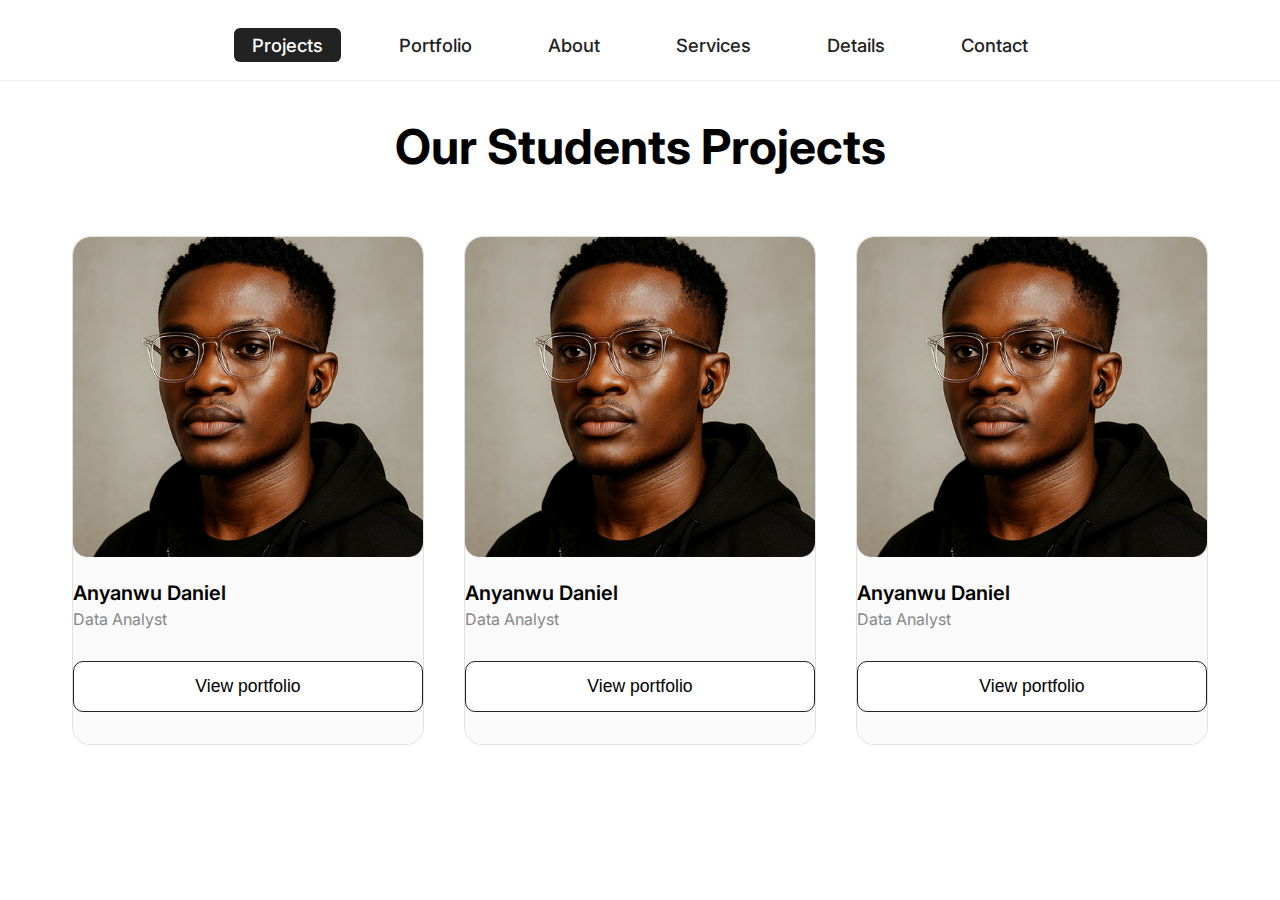
<file: index.html>
<!DOCTYPE html>
<html lang="en">
  <head>
    <meta charset="UTF-8" />
    <meta name="viewport" content="width=device-width, initial-scale=1.0" />
    <title>Our Students Projects</title>
    <link rel="stylesheet" href="index.css" />
    <link
      href="https://fonts.googleapis.com/css2?family=Inter:wght@400;700&display=swap"
      rel="stylesheet"
    />
  </head>
  <body>
    <nav class="main-nav">
      <a href="index.html" class="nav-link active">Projects</a>
      <a href="portfolio.html" class="nav-link">Portfolio</a>
      <a href="about.html" class="nav-link">About</a>
      <a href="services.html" class="nav-link">Services</a>
      <a href="projects.html" class="nav-link">Details</a>
      <a href="contact.html" class="nav-link">Contact</a>
    </nav>
    <h1 class="main-title">Our Students Projects</h1>
    <div class="card-grid">
      <div class="student-card">
        <img src="images/picture.png" alt="Student Photo" class="student-img" />
        <div class="student-info">
          <div class="student-name">Anyanwu Daniel</div>
          <div class="student-role">Data Analyst</div>
          <button class="portfolio-btn">View portfolio</button>
        </div>
      </div>
      <div class="student-card">
        <img src="images/picture.png" alt="Student Photo" class="student-img" />
        <div class="student-info">
          <div class="student-name">Anyanwu Daniel</div>
          <div class="student-role">Data Analyst</div>
          <button class="portfolio-btn">View portfolio</button>
        </div>
      </div>
      <div class="student-card">
        <img src="images/picture.png" alt="Student Photo" class="student-img" />
        <div class="student-info">
          <div class="student-name">Anyanwu Daniel</div>
          <div class="student-role">Data Analyst</div>
          <button class="portfolio-btn">View portfolio</button>
        </div>
      </div>
    </div>
  </body>
</html>
</file>
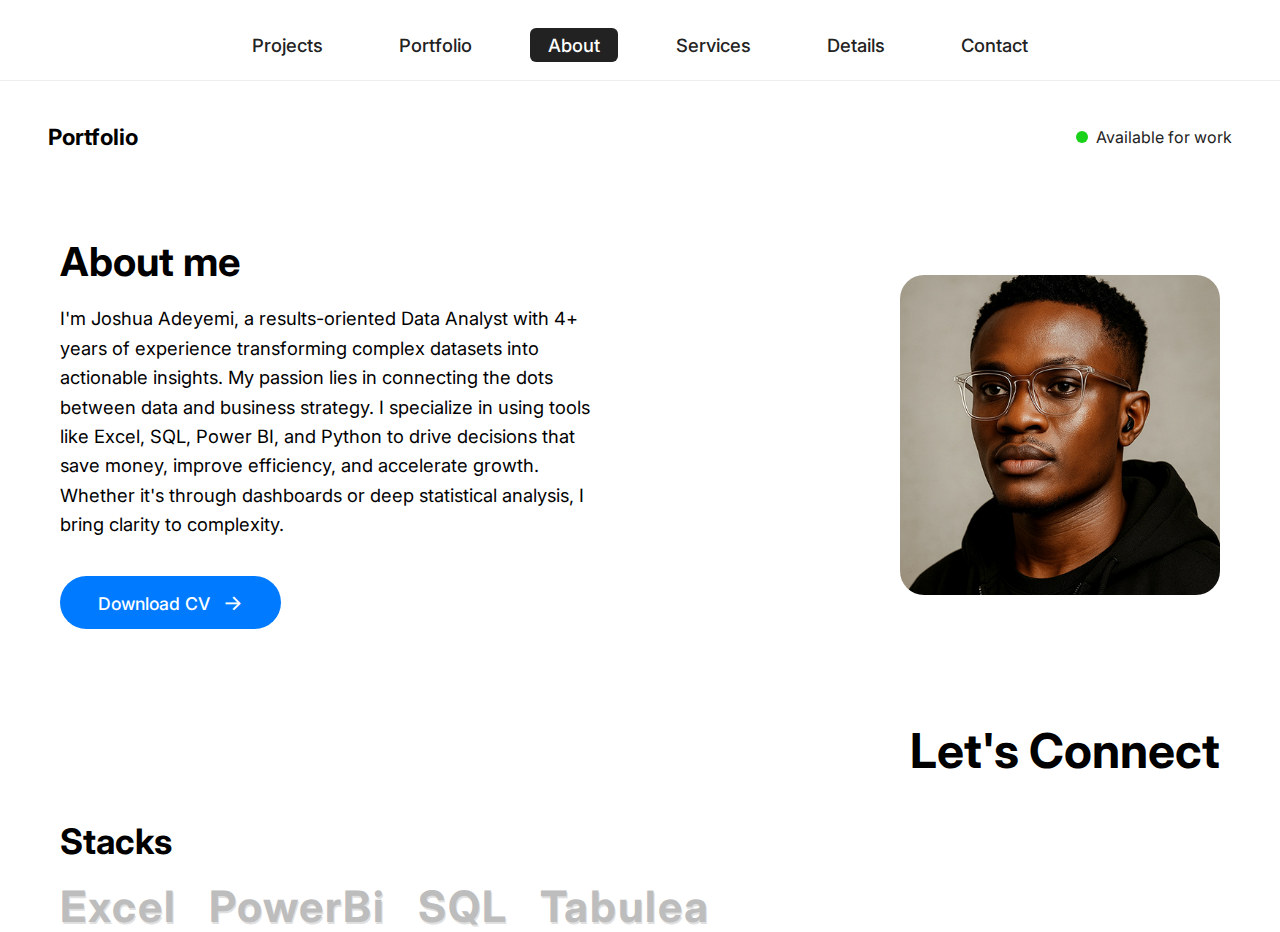
<file: about.html>
<!DOCTYPE html>
<html lang="en">
  <head>
    <meta charset="UTF-8" />
    <meta name="viewport" content="width=device-width, initial-scale=1.0" />
    <title>About Me - Joshua Adeyemi</title>
    <link rel="stylesheet" href="about.css" />
    <link
      href="https://fonts.googleapis.com/css2?family=Inter:wght@400;700&display=swap"
      rel="stylesheet"
    />
  </head>
  <body>
    <nav class="main-nav">
      <a href="index.html" class="nav-link">Projects</a>
      <a href="portfolio.html" class="nav-link">Portfolio</a>
      <a href="about.html" class="nav-link active">About</a>
      <a href="services.html" class="nav-link">Services</a>
      <a href="projects.html" class="nav-link">Details</a>
      <a href="contact.html" class="nav-link">Contact</a>
    </nav>
    <header class="about-header">
      <div class="logo">Portfolio</div>
      <div class="status"><span class="dot"></span> Available for work</div>
    </header>
    <main class="about-main">
      <section class="about-section">
        <div class="about-text">
          <h1>About me</h1>
          <p>
            I'm Joshua Adeyemi, a results-oriented Data Analyst with 4+ years of
            experience transforming complex datasets into actionable insights.
            My passion lies in connecting the dots between data and business
            strategy. I specialize in using tools like Excel, SQL, Power BI, and
            Python to drive decisions that save money, improve efficiency, and
            accelerate growth. Whether it's through dashboards or deep
            statistical analysis, I bring clarity to complexity.
          </p>
          <a href="#" class="download-cv-btn"
            >Download CV <span class="arrow">→</span></a
          >
        </div>
        <img src="images/picture.png" alt="Profile Photo" class="about-img" />
      </section>
      <section class="connect-section">
        <h1>Let's Connect</h1>
      </section>
      <section class="stacks-section">
        <h2>Stacks</h2>
        <div class="stacks-list">
          <span class="stack">Excel</span>
          <span class="stack">PowerBi</span>
          <span class="stack">SQL</span>
          <span class="stack">Tabulea</span>
        </div>
      </section>
    </main>
  </body>
</html>
</file>
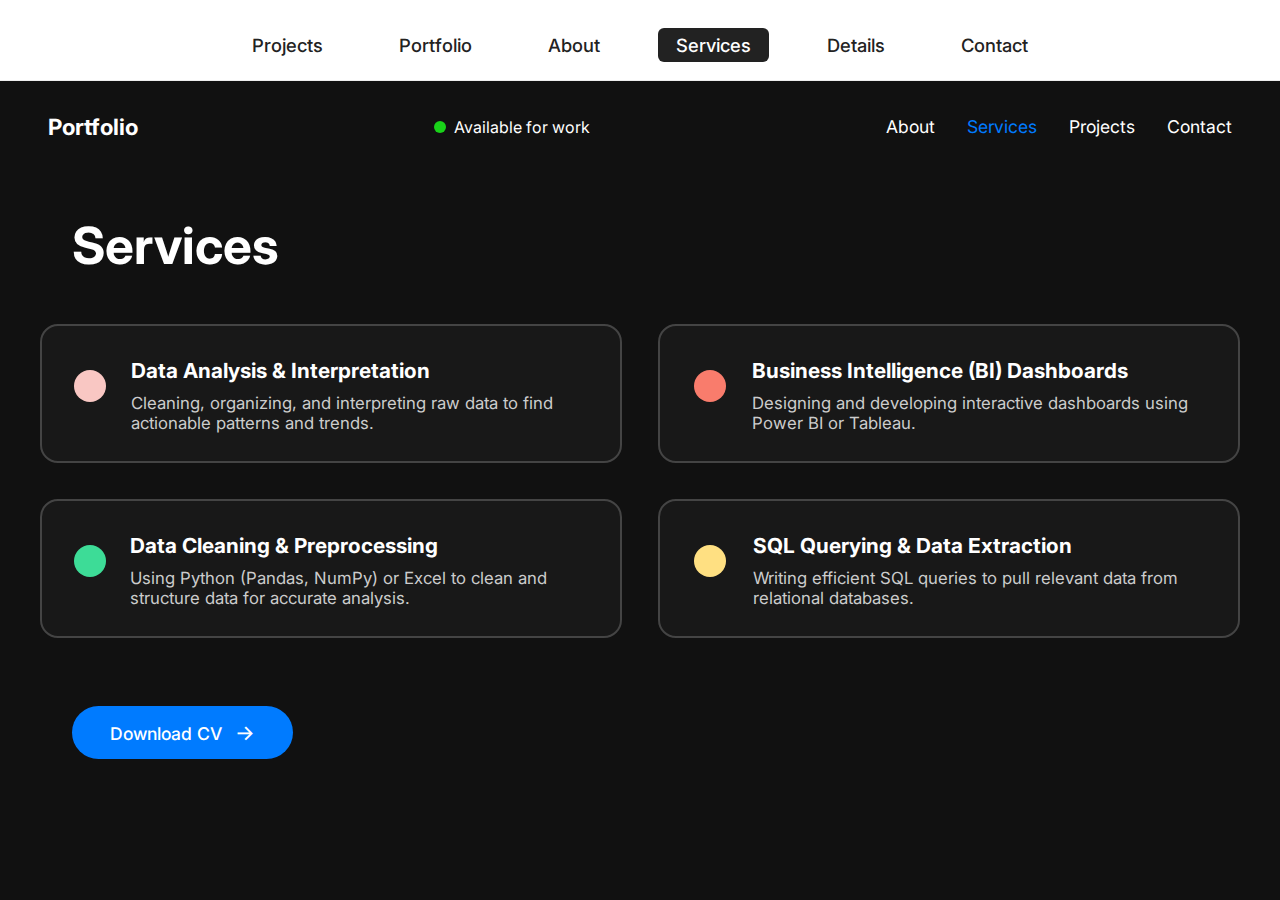
<file: services.html>
<!DOCTYPE html>
<html lang="en">
  <head>
    <meta charset="UTF-8" />
    <meta name="viewport" content="width=device-width, initial-scale=1.0" />
    <title>Services</title>
    <link rel="stylesheet" href="services.css" />
    <link
      href="https://fonts.googleapis.com/css2?family=Inter:wght@400;700&display=swap"
      rel="stylesheet"
    />
  </head>
  <body>
    <nav class="main-nav">
      <a href="index.html" class="nav-link">Projects</a>
      <a href="portfolio.html" class="nav-link">Portfolio</a>
      <a href="about.html" class="nav-link">About</a>
      <a href="services.html" class="nav-link active">Services</a>
      <a href="projects.html" class="nav-link">Details</a>
      <a href="contact.html" class="nav-link">Contact</a>
    </nav>
    <header class="services-header">
      <div class="logo">Portfolio</div>
      <div class="status"><span class="dot"></span> Available for work</div>
      <nav class="nav-links">
        <a href="about.html">About</a>
        <a href="services.html" class="active">Services</a>
        <a href="index.html">Projects</a>
        <a href="contact.html">Contact</a>
      </nav>
    </header>
    <main class="services-main">
      <h1 class="services-title">Services</h1>
      <div class="services-grid">
        <div class="service-card">
          <div class="service-icon pink">
            <svg width="32" height="32">
              <circle cx="16" cy="16" r="16" fill="#F9C7C3" />
            </svg>
          </div>
          <div class="service-content">
            <h2>Data Analysis & Interpretation</h2>
            <p>
              Cleaning, organizing, and interpreting raw data to find actionable
              patterns and trends.
            </p>
          </div>
        </div>
        <div class="service-card">
          <div class="service-icon red">
            <svg width="32" height="32">
              <circle cx="16" cy="16" r="16" fill="#F97C6C" />
            </svg>
          </div>
          <div class="service-content">
            <h2>Business Intelligence (BI) Dashboards</h2>
            <p>
              Designing and developing interactive dashboards using Power BI or
              Tableau.
            </p>
          </div>
        </div>
        <div class="service-card">
          <div class="service-icon green">
            <svg width="32" height="32">
              <circle cx="16" cy="16" r="16" fill="#3DDC97" />
            </svg>
          </div>
          <div class="service-content">
            <h2>Data Cleaning & Preprocessing</h2>
            <p>
              Using Python (Pandas, NumPy) or Excel to clean and structure data
              for accurate analysis.
            </p>
          </div>
        </div>
        <div class="service-card">
          <div class="service-icon yellow">
            <svg width="32" height="32">
              <circle cx="16" cy="16" r="16" fill="#FFE082" />
            </svg>
          </div>
          <div class="service-content">
            <h2>SQL Querying & Data Extraction</h2>
            <p>
              Writing efficient SQL queries to pull relevant data from
              relational databases.
            </p>
          </div>
        </div>
      </div>
      <a href="#" class="download-cv-btn"
        >Download CV <span class="arrow">→</span></a
      >
    </main>
  </body>
</html>
</file>
<file: index.css>
body {
  font-family: 'Inter', Arial, sans-serif;
  background: #fff;
  margin: 0;
  padding: 0;
}

.main-title {
  text-align: center;
  font-size: 3rem;
  font-weight: 700;
  margin-top: 36px;
  margin-bottom: 60px;
}

.card-grid {
  display: flex;
  justify-content: center;
  gap: 40px;
  margin-bottom: 60px;
  margin: 0 1rem;
}

.student-card {
  background: #fafafa;
  border: 1.5px solid #e0e0e0;
  border-radius: 18px;
  width: 350px;
  box-shadow: none;
  display: flex;
  flex-direction: column;
  align-items: center;
  overflow: hidden;
}

.student-img {
  width: 100%;
  height: 320px;
  object-fit: cover;
  border-top-left-radius: 18px;
  border-top-right-radius: 18px;
}

.student-info {
  width: 100%;
  padding: 24px 24px 32px 24px;
  display: flex;
  flex-direction: column;
  align-items: flex-start;
  background: #fafafa;
  border-bottom-left-radius: 18px;
  border-bottom-right-radius: 18px;
}

.student-name {
  font-size: 1.25rem;
  font-weight: 600;
  margin-bottom: 4px;
}

.student-role {
  font-size: 1rem;
  color: #888;
  margin-bottom: 32px;
}

.portfolio-btn {
  width: 100%;
  padding: 14px 0;
  font-size: 1.1rem;
  border: 1.5px solid #222;
  border-radius: 10px;
  background: #fff;
  cursor: pointer;
  transition: background 0.2s, color 0.2s;
}

.portfolio-btn:hover {
  background: #222;
  color: #fff;
}

.main-nav {
  width: 100%;
  display: flex;
  justify-content: center;
  gap: 40px;
  background: #fff;
  padding: 28px 0 18px 0;
  border-bottom: 1px solid #eee;
  position: sticky;
  top: 0;
  z-index: 10;
}

.nav-link {
  font-size: 1.15rem;
  color: #222;
  text-decoration: none;
  font-weight: 500;
  padding: 6px 18px;
  border-radius: 6px;
  transition: background 0.18s, color 0.18s;
}

.nav-link:hover,
.nav-link.active {
  background: #222;
  color: #fff;
}
</file>
<file: about.css>
body {
  font-family: 'Inter', Arial, sans-serif;
  background: #fff;
  margin: 0;
  padding: 0;
}

.about-header {
  display: flex;
  align-items: center;
  justify-content: space-between;
  padding: 32px 48px 0 48px;
  font-size: 1.1rem;
  margin-top: 10px;
}

.logo {
  font-weight: 700;
  font-size: 1.4rem;
}

.status {
  display: flex;
  align-items: center;
  font-size: 1rem;
  color: #222;
}

.dot {
  height: 12px;
  width: 12px;
  background: #19d219;
  border-radius: 50%;
  display: inline-block;
  margin-right: 8px;
}

.nav-links {
  display: flex;
  gap: 32px;
}

.nav-links a {
  text-decoration: none;
  color: #222;
  font-weight: 400;
  transition: color 0.2s;
}

.nav-links a:hover {
  color: #007bff;
}

.about-main {
  padding: 0 60px;
}

.about-section {
  display: flex;
  align-items: center;
  justify-content: space-between;
  margin-top: 60px;
  margin-bottom: 60px;
}

.about-text {
  max-width: 540px;
}

.about-text h1 {
  font-size: 2.5rem;
  font-weight: 700;
  margin-bottom: 18px;
}

.about-text p {
  font-size: 1.15rem;
  margin-bottom: 28px;
  line-height: 1.6;
}

.download-cv-btn {
  display: inline-block;
  background: #007bff;
  color: #fff;
  font-size: 1.1rem;
  font-weight: 500;
  padding: 14px 38px;
  border-radius: 30px;
  text-decoration: none;
  margin-bottom: 32px;
  margin-top: 8px;
  transition: background 0.2s;
}

.download-cv-btn:hover {
  background: #0056b3;
}

.arrow {
  font-size: 1.3rem;
  margin-left: 8px;
}

.about-img {
  width: 320px;
  height: 320px;
  object-fit: cover;
  border-radius: 24px;
  margin-left: 60px;
}

.connect-section {
  text-align: right;
  margin-bottom: 40px;
}

.connect-section h1 {
  font-size: 3rem;
  font-weight: 700;
  margin: 0;
}

.stacks-section {
  margin-top: 40px;
}

.stacks-section h2 {
  font-size: 2.2rem;
  font-weight: 700;
  margin-bottom: 18px;
}

.stacks-list {
  display: flex;
  gap: 32px;
  margin-top: 18px;
}

.stack {
  font-size: 2.7rem;
  font-weight: 700;
  color: #bdbdbd;
  font-family: 'Inter', Arial, sans-serif;
  letter-spacing: 2px;
  text-shadow: 1px 2px 0 #e0e0e0;
}

.main-nav {
  width: 100%;
  display: flex;
  justify-content: center;
  gap: 40px;
  background: #fff;
  padding: 28px 0 18px 0;
  border-bottom: 1px solid #eee;
  position: sticky;
  top: 0;
  z-index: 10;
}

.nav-link {
  font-size: 1.15rem;
  color: #222;
  text-decoration: none;
  font-weight: 500;
  padding: 6px 18px;
  border-radius: 6px;
  transition: background 0.18s, color 0.18s;
}

.nav-link:hover,
.nav-link.active {
  background: #222;
  color: #fff;
}

.back-btn {
  display: inline-block;
  margin: 24px 0 0 24px;
  padding: 8px 22px;
  font-size: 1rem;
  border-radius: 8px;
  border: 1.5px solid #222;
  background: #fff;
  color: #222;
  text-decoration: none;
  font-weight: 500;
  transition: background 0.18s, color 0.18s;
}

.back-btn:hover {
  background: #222;
  color: #fff;
}
</file>
<file: services.css>
body {
  font-family: 'Inter', Arial, sans-serif;
  background: #111;
  color: #fff;
  margin: 0;
  padding: 0;
}

.main-nav {
  width: 100%;
  display: flex;
  justify-content: center;
  gap: 40px;
  background: #fff;
  padding: 28px 0 18px 0;
  border-bottom: 1px solid #eee;
  position: sticky;
  top: 0;
  z-index: 10;
}

.nav-link {
  font-size: 1.15rem;
  color: #222;
  text-decoration: none;
  font-weight: 500;
  padding: 6px 18px;
  border-radius: 6px;
  transition: background 0.18s, color 0.18s;
}

.nav-link:hover,
.nav-link.active {
  background: #222;
  color: #fff;
}

.services-header {
  display: flex;
  align-items: center;
  justify-content: space-between;
  padding: 32px 48px 0 48px;
  font-size: 1.1rem;
  background: #111;
}

.logo {
  font-weight: 700;
  font-size: 1.4rem;
  color: #fff;
}

.status {
  display: flex;
  align-items: center;
  font-size: 1rem;
  color: #fff;
}

.dot {
  height: 12px;
  width: 12px;
  background: #19d219;
  border-radius: 50%;
  display: inline-block;
  margin-right: 8px;
}

.nav-links {
  display: flex;
  gap: 32px;
}

.nav-links a {
  text-decoration: none;
  color: #fff;
  font-weight: 400;
  transition: color 0.2s;
}

.nav-links a.active,
.nav-links a:hover {
  color: #007bff;
}

.services-main {
  max-width: 1200px;
  margin: 0 auto;
  padding: 40px 0 0 0;
}

.services-title {
  font-size: 3.2rem;
  font-weight: 700;
  margin-bottom: 48px;
  margin-left: 32px;
}

.services-grid {
  display: grid;
  grid-template-columns: repeat(2, 1fr);
  gap: 36px;
  margin-bottom: 60px;
}

.service-card {
  background: #181818;
  border: 2px solid #444;
  border-radius: 18px;
  padding: 32px 32px 28px 32px;
  display: flex;
  align-items: flex-start;
  gap: 24px;
  min-width: 0;
}

.service-icon {
  width: 48px;
  height: 48px;
  display: flex;
  align-items: center;
  justify-content: center;
  border-radius: 12px;
  margin-top: 4px;
}

.service-content h2 {
  font-size: 1.3rem;
  font-weight: 700;
  margin: 0 0 10px 0;
  color: #fff;
}

.service-content p {
  font-size: 1.05rem;
  color: #ccc;
  margin: 0;
}

.download-cv-btn {
  display: inline-block;
  background: #007bff;
  color: #fff;
  font-size: 1.1rem;
  font-weight: 500;
  padding: 14px 38px;
  border-radius: 30px;
  text-decoration: none;
  margin-bottom: 32px;
  margin-top: 8px;
  transition: background 0.2s;
  margin-left: 32px;
}

.download-cv-btn:hover {
  background: #0056b3;
}

.arrow {
  font-size: 1.3rem;
  margin-left: 8px;
}

@media (max-width: 900px) {
  .services-grid {
    grid-template-columns: 1fr;
  }
  .services-title {
    margin-left: 0;
    text-align: center;
  }
  .download-cv-btn {
    margin-left: 0;
    display: block;
    margin-right: auto;
    margin-left: auto;
  }
}
</file>
